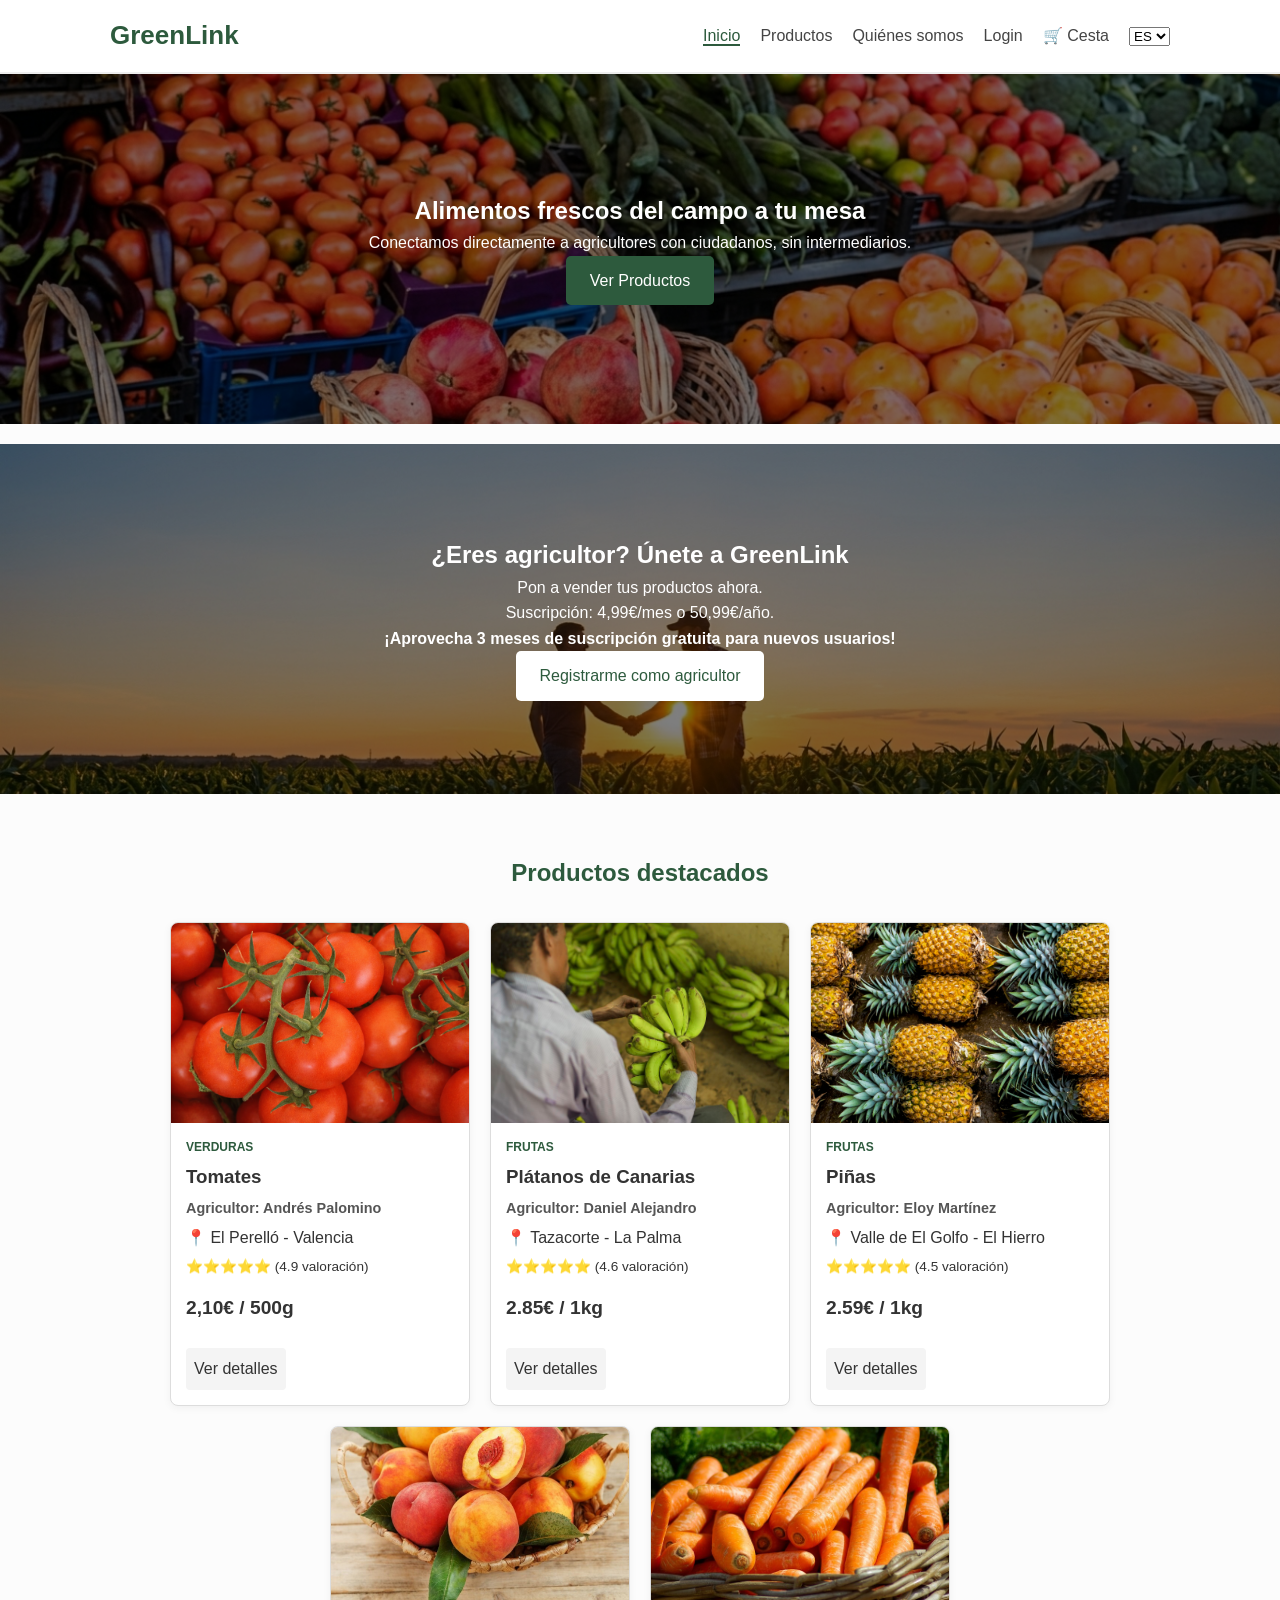
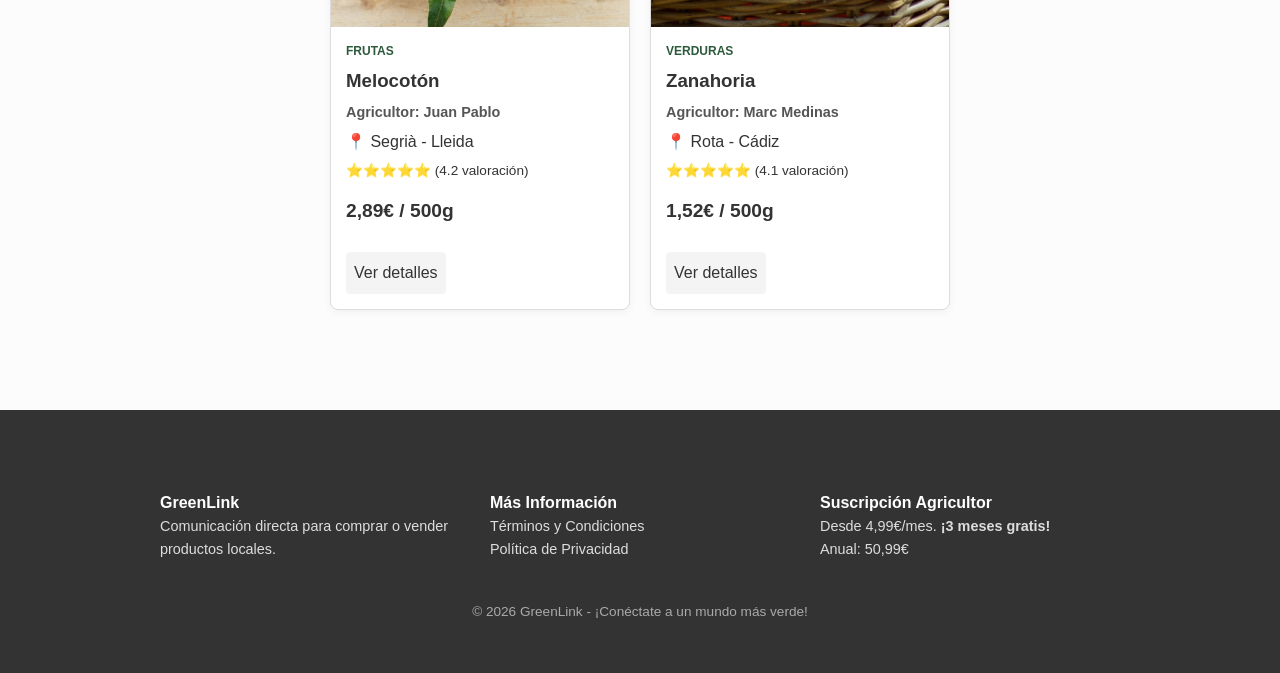
<file: index.html>
<!DOCTYPE html>
<html lang="es">
<head>
    <meta charset="UTF-8">
    <meta name="viewport" content="width=device-width, initial-scale=1.0">
    <title>GreenLink - Inicio</title>
    <link rel="stylesheet" href="css/styles.css">
    <link rel="shortcut icon" href="img/favicon.ico" type="image/x-icon">
    <script src="scripts/script.js" defer></script>
</head>
<body>
    <header>
        <div class="zonasVariasHeader">
            <div class="logo">GreenLink</div>
            <nav>
                <ul>
                    <li><a href="index.html" class="pestañaSeleccionada">Inicio</a></li>
                    <li><a href="producto.html">Productos</a></li>
                    <li><a href="quienes-somos.html">Quiénes somos</a></li>
                    <li><a href="login.html" id="nomUsuariHeader">Login</a></li>
                    <li><a href="carrito.html">🛒 Cesta</a></li>
                    <li><select class="cambioIdioma" title="idioma"> 
                        <option value="es">ES</option>
                        <option value="ca">CA</option>
                        <option value="en">EN</option>
                        </select>
                    </li>
                </ul>
            </nav>
        </div>
    </header>

    <section class="zonaInfoEmpresa"> <!-- Informacion de la empresa -->
        <div class="fondo">
            <div class="textoEnImagen">
                <h1>Alimentos frescos del campo a tu mesa</h1>
                <p>Conectamos directamente a agricultores con ciudadanos, sin intermediarios.</p>
                <a href="producto.html" class="botonProductos">Ver Productos</a>
            </div>
        </div>
    </section>

    <section class="zonaAgricultores"> <!-- Informacion para los agricultores -->
        <div class="fondo">
            <div class="textoEnImagen">
                <h2>¿Eres agricultor? Únete a GreenLink</h2>
                <p>Pon a vender tus productos ahora.</p>
                <p>Suscripción: 4,99€/mes o 50,99€/año.</p>
                <p><strong>¡Aprovecha 3 meses de suscripción gratuita para nuevos usuarios!</strong></p>
                <a href="login.html" class="botonRegistro">Registrarme como agricultor</a>
            </div>
        </div>
    </section>

    <main class="seccionesInfo">
        <h2 class="tituloProductos">Productos destacados</h2> <!-- Aqui apareceran algunos productos -->
        <div class="gridProductos" id="productosAñade"></div>
    </main>
    
    <footer>
        <div class="seccionesInfo">
            <div class="footers">
                <div class="seccionesFooter">
                    <h4>GreenLink</h4>
                    <p>Comunicación directa para comprar o vender productos locales.</p>
                </div>
                
                <div class="seccionesFooter">
                    <h4>Más Información</h4>
                        <p>Términos y Condiciones</p>
                        <p>Política de Privacidad</p>
                </div>
                
                <div class="seccionesFooter">
                    <h4>Suscripción Agricultor</h4>
                    <p>Desde 4,99€/mes. <strong>¡3 meses gratis!</strong></p>
                    <p>Anual: 50,99€</p>
                </div>
            </div>
            
            <div class="footerCopys">
                <p>&copy; 2026 GreenLink - ¡Conéctate a un mundo más verde!</p>
            </div>
        </div>
    </footer>
</body>
</html>
</file>
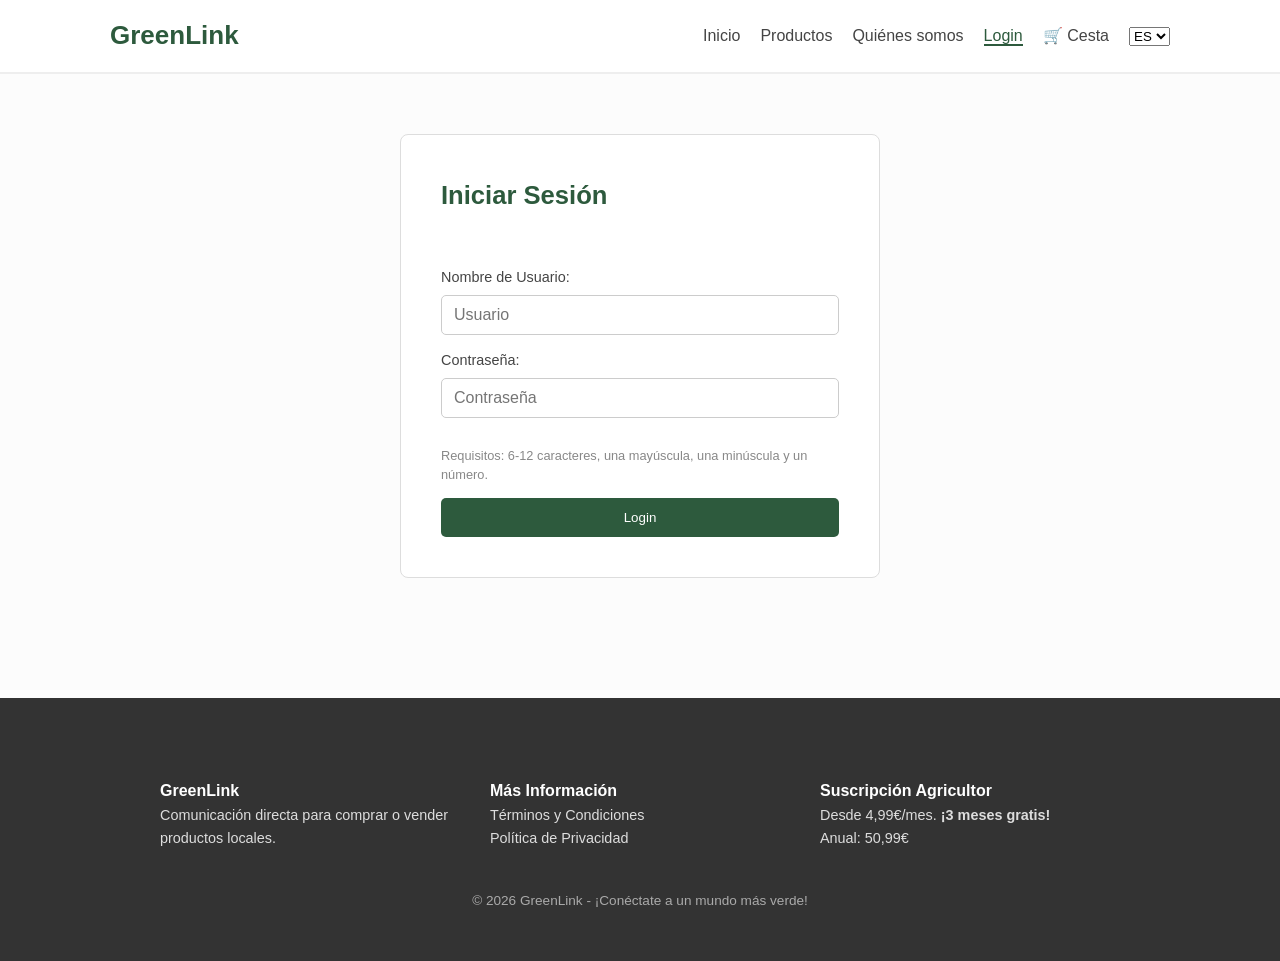
<file: login.html>
<!DOCTYPE html>
<html lang="es">
<head>
    <meta charset="UTF-8">
    <meta name="viewport" content="width=device-width, initial-scale=1.0">
    <title>GreenLink - Registro</title>
    <link rel="stylesheet" href="css/styles.css">
    <link rel="icon" href="img/favicon.ico" type="image/x-icon">
    <script src="scripts/script.js" defer></script>
</head>
<body>
    <header>
        <div class="zonasVariasHeader">
            <div class="logo">GreenLink</div>
            <nav>
                <ul>
                    <li><a href="index.html">Inicio</a></li>
                    <li><a href="producto.html">Productos</a></li>
                    <li><a href="quienes-somos.html">Quiénes somos</a></li>
                    <li><a href="login.html" id="nomUsuariHeader" class="pestañaSeleccionada">Login</a></li>
                    <li><a href="carrito.html">🛒 Cesta</a></li>
                    <li><select class="cambioIdioma" title="idioma"> 
                        <option value="es">ES</option>
                        <option value="ca">CA</option>
                        <option value="en">EN</option>
                        </select>
                    </li>
                </ul>
            </nav>
        </div>
    </header>

    <section class="zonaRegistro">
        <div class="registro">
            <div class="registroInformacion" id="formularioRegistro">
                <h1>Iniciar Sesión</h1>

                <p id="mensajeError" class="mensajeError"></p> <!-- Mensaje de error -->

                <label>Nombre de Usuario:
                    <input type="text" id="name" name="nombre" placeholder="Usuario" required>
                </label>

                <label>Contraseña:
                    <input type="password" id="password" name="contraseña" placeholder="Contraseña" required> <!-- Contraseña oculta -->
                </label>

                <ul id="errorPassword" class="listaValidaciones"></ul> <!-- Validacion de la contraseña -->

                <p class="ayudaPassword">Requisitos: 6-12 caracteres, una mayúscula, una minúscula y un número.</p> <!-- Ayuda de contraseña -->

                <button id="botonRegistro" class="botonProductos" type="button">Login</button> <!-- Boton de Login -->          
            </div>

            <!-- Al iniciar session aparece esto -->
            <div class="registroInformacion" id="seccionSesionIniciada" style="display: none;">
                <h1>¡Sesión iniciada!</h1>
                <p>Bienvenido/a: <strong id="nombreSesionIniciada"></strong></p>
                <br>

                <a id="botonCerrarSesion" class="botonProductos" role="button" tabindex="0">Cerrar Sesión</a>
            </div>
        </div>
    </section>

    <footer>
        <div class="seccionesInfo">
            <div class="footers">
                <div class="seccionesFooter">
                    <h4>GreenLink</h4>
                    <p>Comunicación directa para comprar o vender productos locales.</p>
                </div>
                
                <div class="seccionesFooter">
                    <h4>Más Información</h4>
                        <p>Términos y Condiciones</p>
                        <p>Política de Privacidad</p>
                </div>
                
                <div class="seccionesFooter">
                    <h4>Suscripción Agricultor</h4>
                    <p>Desde 4,99€/mes. <strong>¡3 meses gratis!</strong></p>
                    <p>Anual: 50,99€</p>
                </div>
            </div>
            
            <div class="footerCopys">
                <p>&copy; 2026 GreenLink - ¡Conéctate a un mundo más verde!</p>
            </div>
        </div>
    </footer>
</body>
</html>
</file>
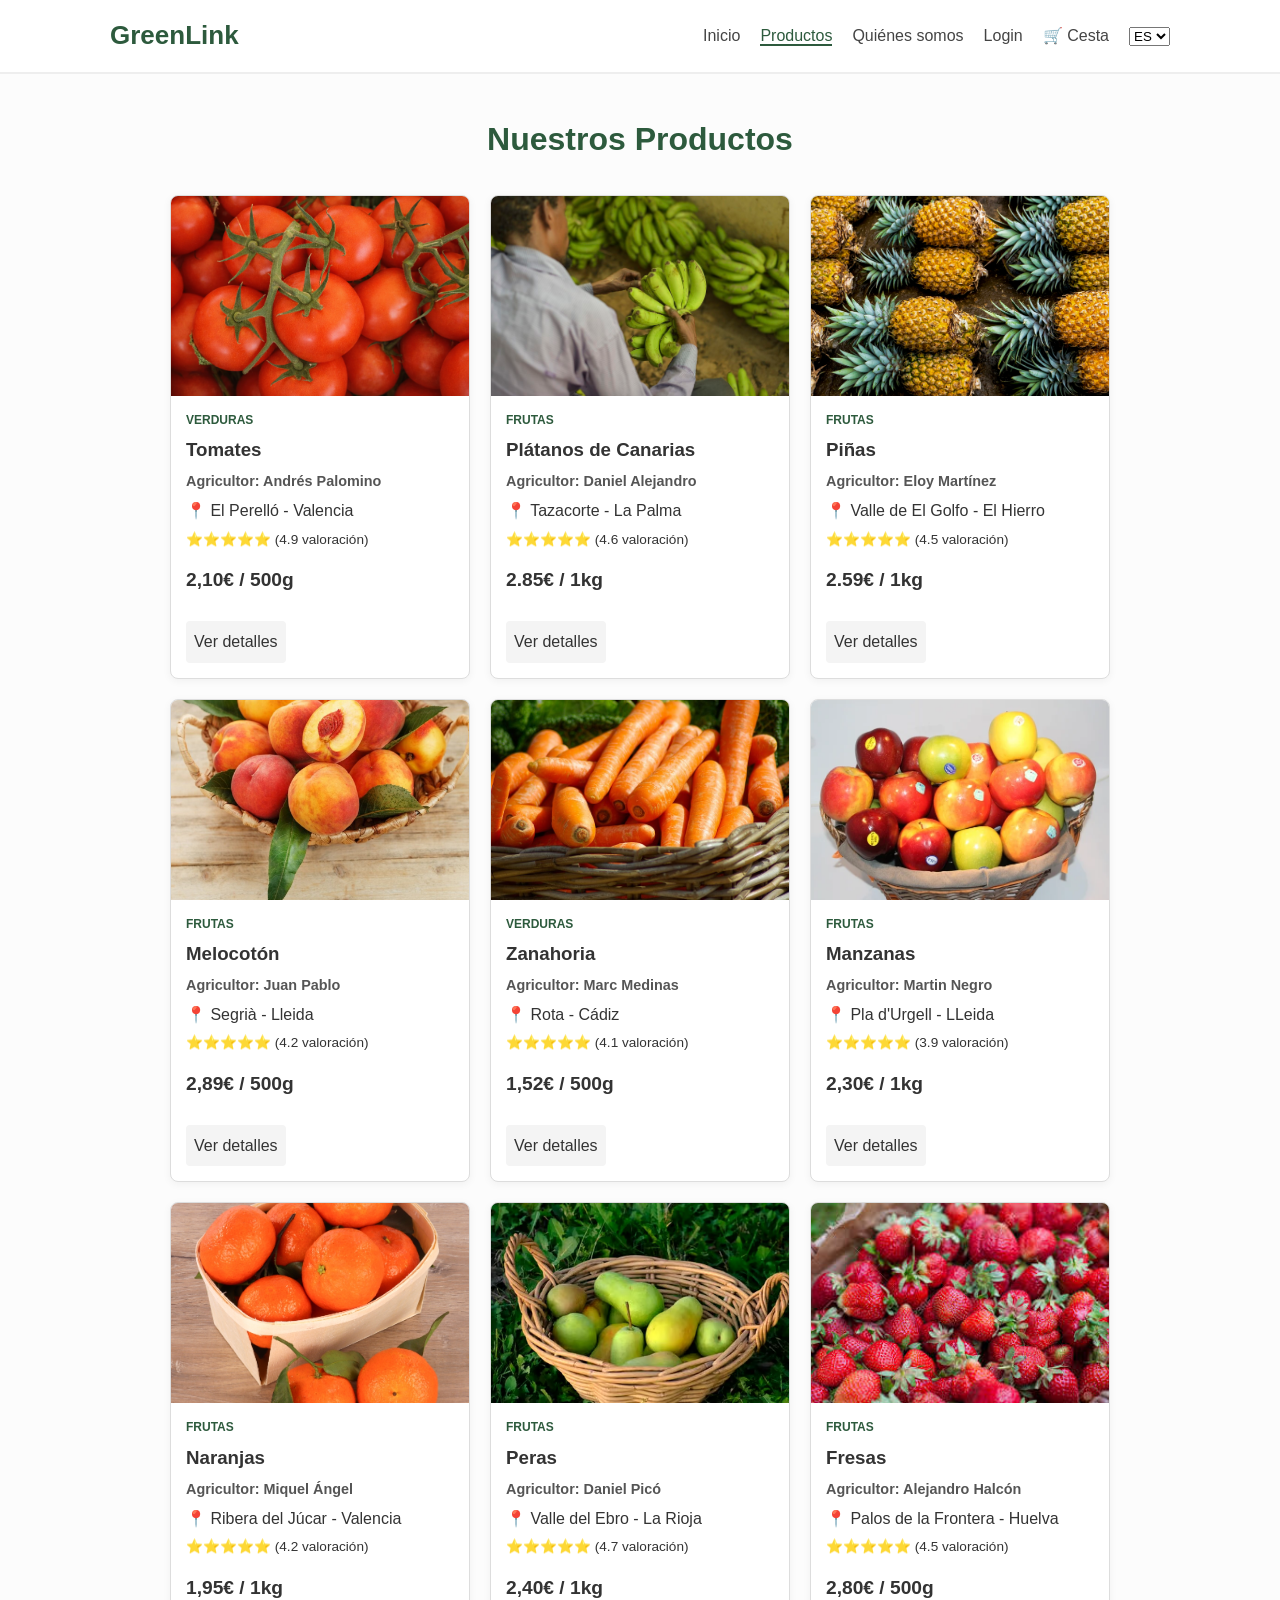
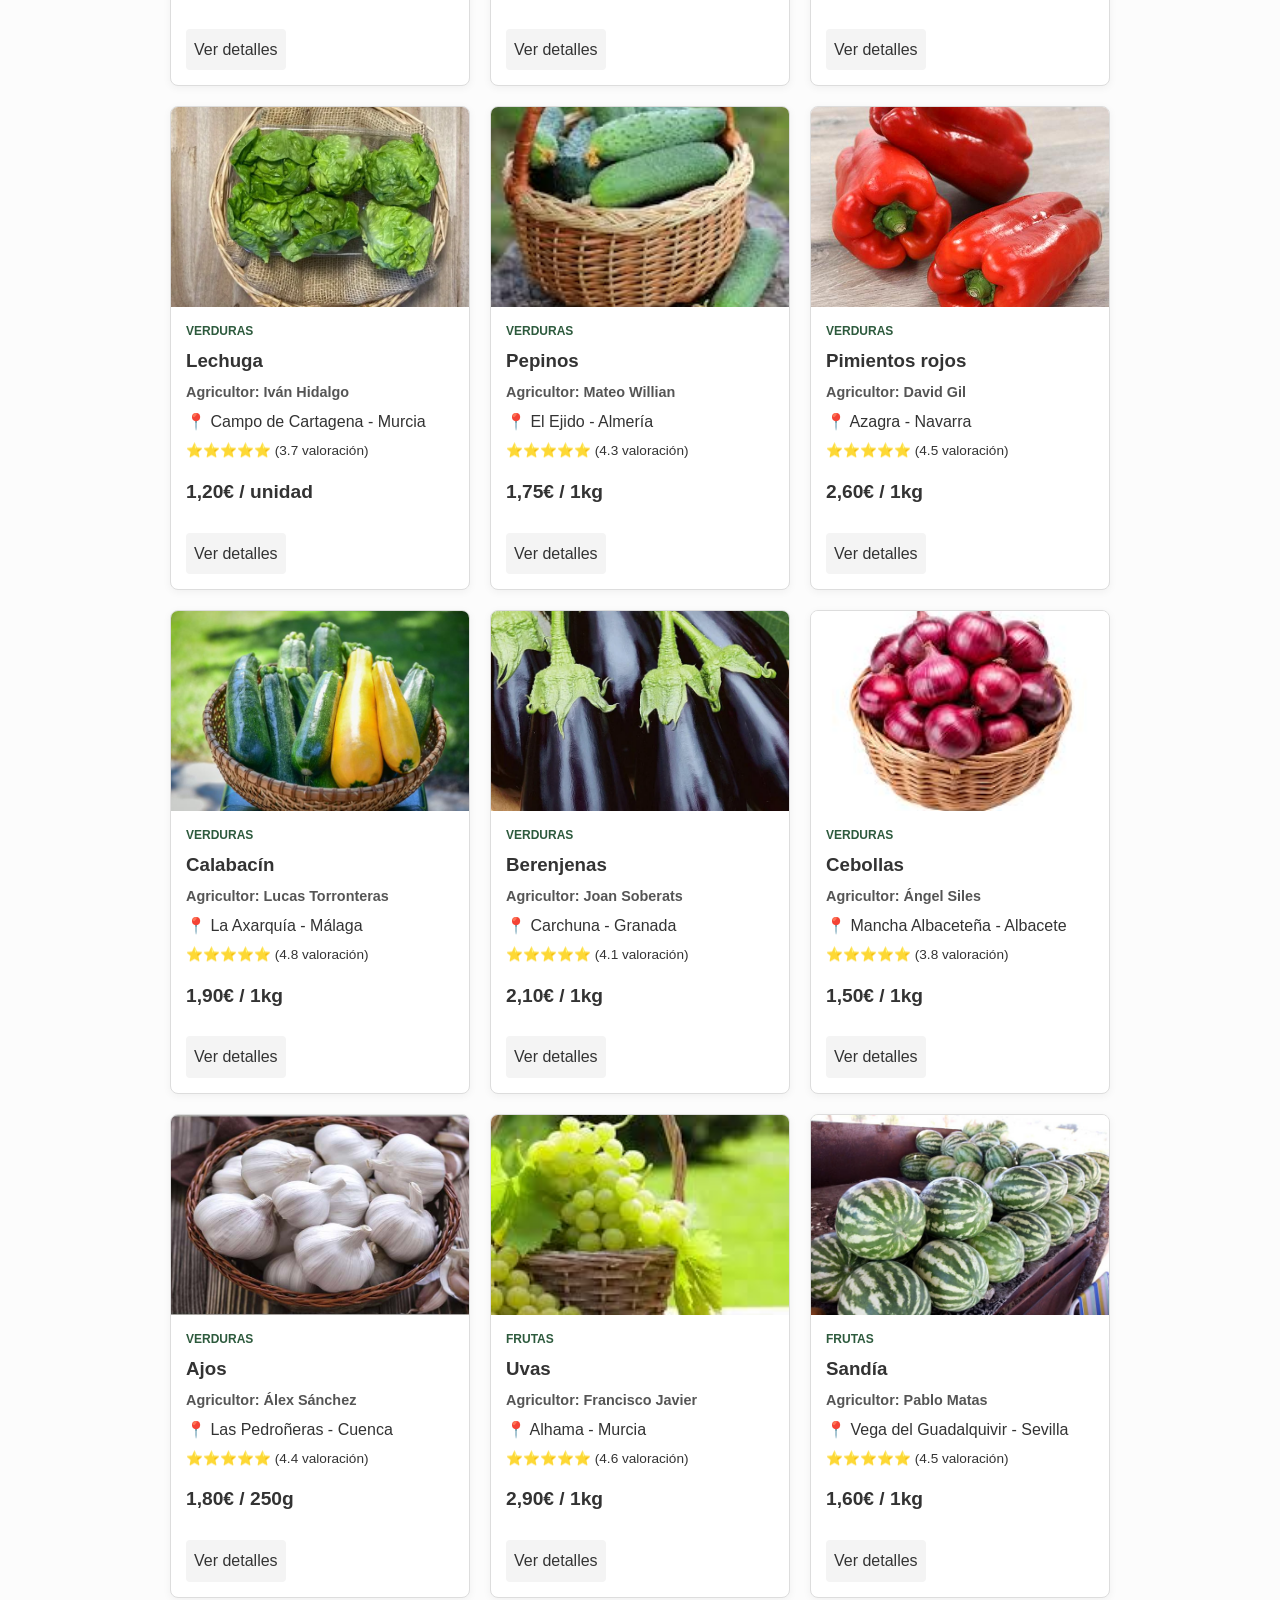
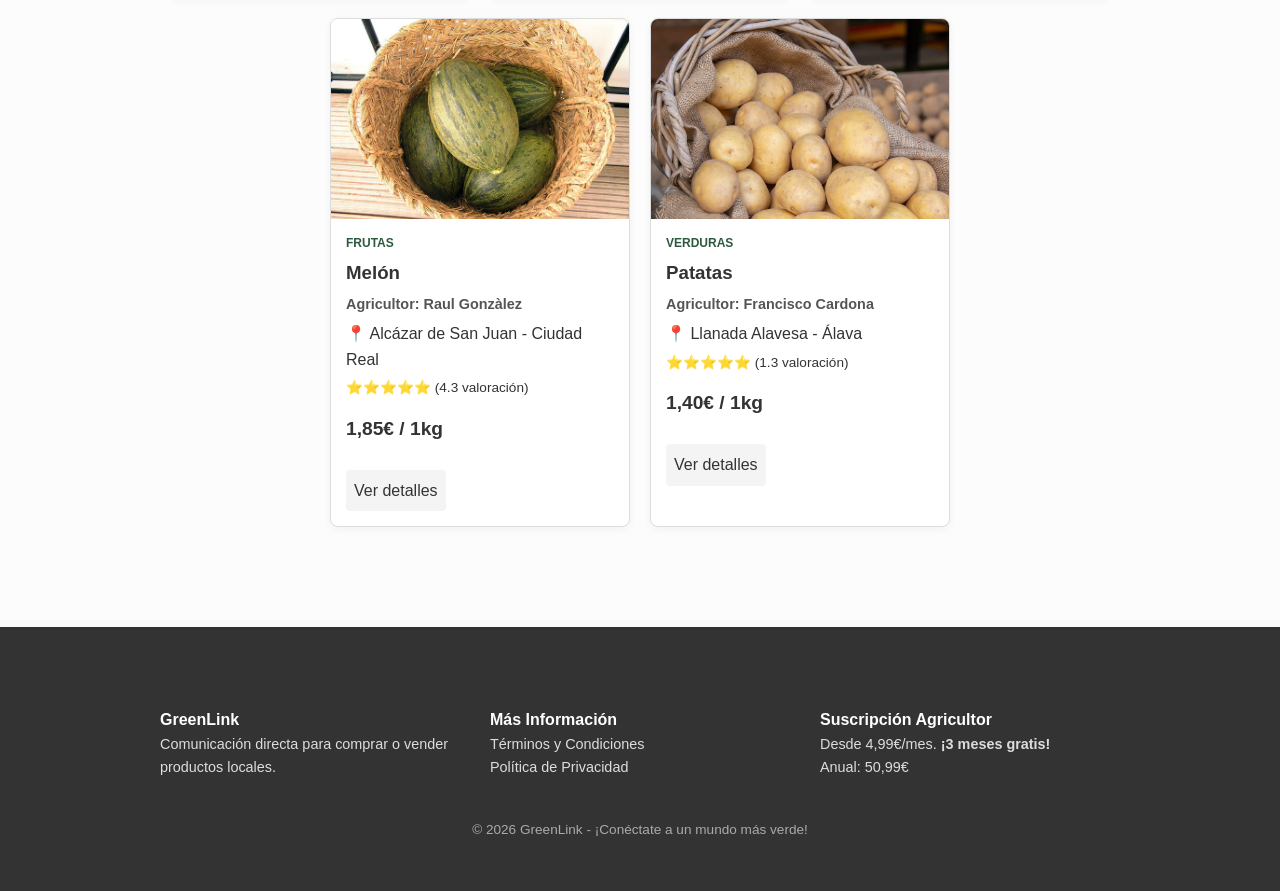
<file: producto.html>
<!DOCTYPE html>
<html lang="es">
<head>
    <meta charset="UTF-8">
    <meta name="viewport" content="width=device-width, initial-scale=1.0">
    <title>GreenLink - Productos</title>
    <link rel="stylesheet" href="css/styles.css">
    <link rel="icon" href="img/favicon.ico" type="image/x-icon">
    <script src="scripts/script.js" defer></script>
</head>
<body>
    <header>
        <div class="zonasVariasHeader">
            <div class="logo">GreenLink</div>
            <nav>
                <ul>
                    <li><a href="index.html">Inicio</a></li>
                    <li><a href="producto.html" class="pestañaSeleccionada">Productos</a></li>
                    <li><a href="quienes-somos.html">Quiénes somos</a></li>
                    <li><a href="login.html" id="nomUsuariHeader">Login</a></li>
                    <li><a href="carrito.html">🛒 Cesta</a></li>
                    <li><select class="cambioIdioma" title="idioma"> 
                        <option value="es">ES</option>
                        <option value="ca">CA</option>
                        <option value="en">EN</option>
                        </select>
                    </li>
                </ul>
            </nav>
        </div>
    </header>

    <!-- Muestra todos los productos que hay con su inforacion -->
    <main class="seccionesInfo">
        <h1 class="tituloProductos">Nuestros Productos</h1>
        <div id="contenedorProductosPagina" class="gridProductos"></div>
    </main>

    <footer>
        <div class="seccionesInfo">
            <div class="footers">
                <div class="seccionesFooter">
                    <h4>GreenLink</h4>
                    <p>Comunicación directa para comprar o vender productos locales.</p>
                </div>
                
                <div class="seccionesFooter">
                    <h4>Más Información</h4>
                        <p>Términos y Condiciones</p>
                        <p>Política de Privacidad</p>
                </div>
                
                <div class="seccionesFooter">
                    <h4>Suscripción Agricultor</h4>
                    <p>Desde 4,99€/mes. <strong>¡3 meses gratis!</strong></p>
                    <p>Anual: 50,99€</p>
                </div>
            </div>
            
            <div class="footerCopys">
                <p>&copy; 2026 GreenLink - ¡Conéctate a un mundo más verde!</p>
            </div>
        </div>
    </footer>
</body>
</html>
</file>
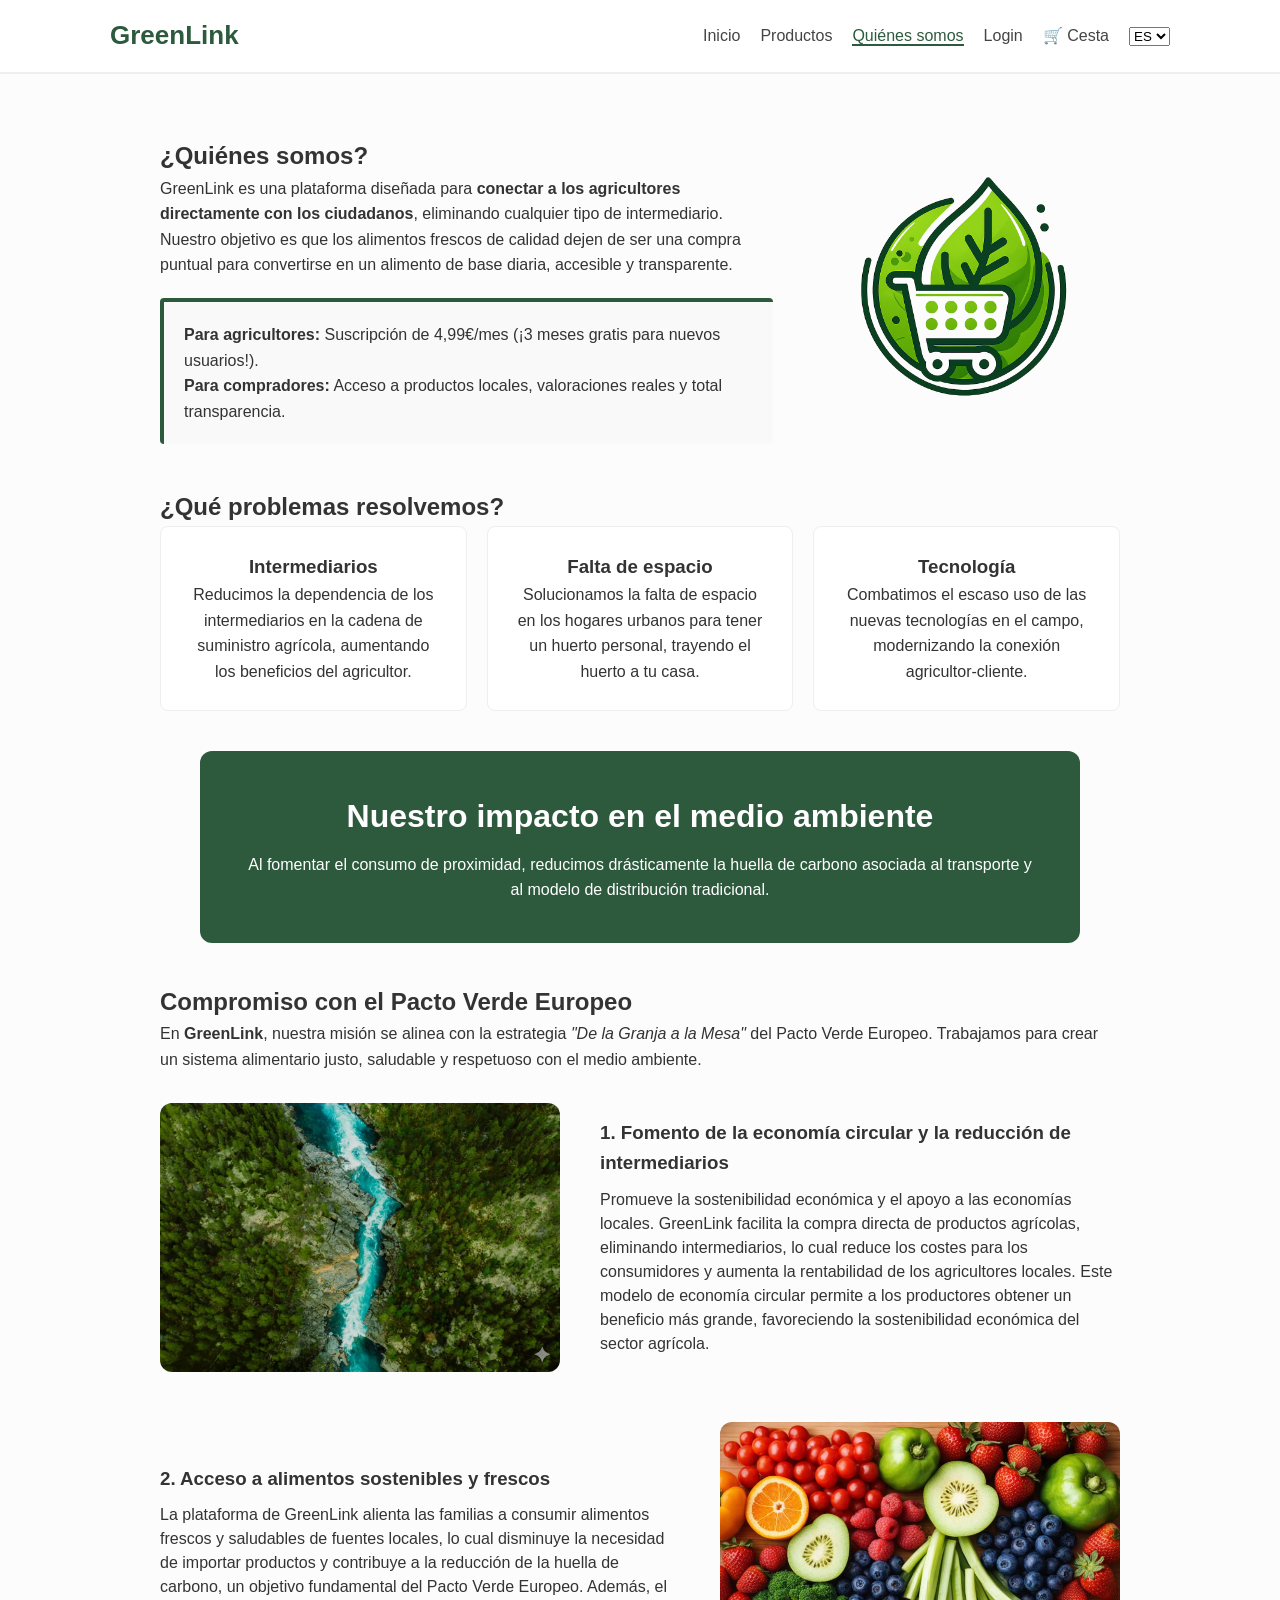
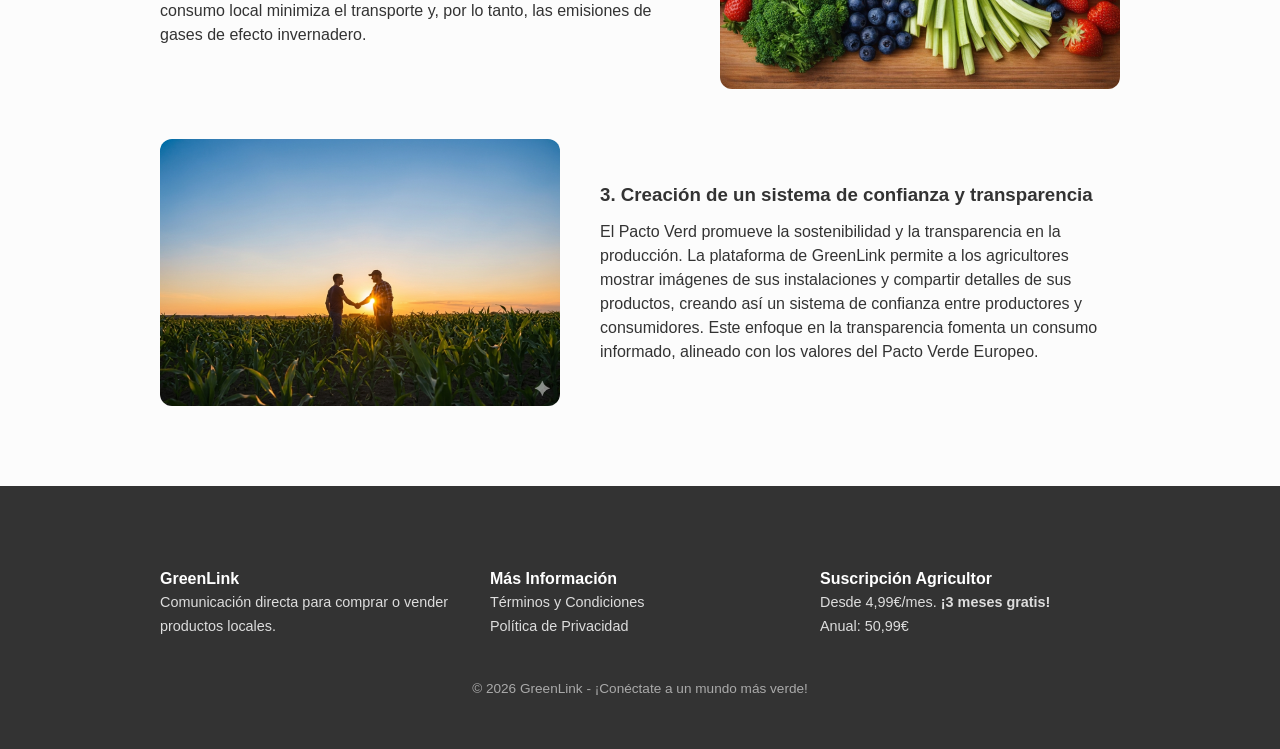
<file: quienes-somos.html>
<!DOCTYPE html>
<html lang="es">
<head>
    <meta charset="UTF-8">
    <meta name="viewport" content="width=device-width, initial-scale=1.0">
    <title>GreenLink - ¿Quienes Somos?</title>
    <link rel="stylesheet" href="css/styles.css">
    <link rel="icon" href="img/favicon.ico" type="image/x-icon">
    <script src="scripts/script.js" defer></script>
</head>
<body>
    <header>
        <div class="zonasVariasHeader">
            <div class="logo">GreenLink</div>
            <nav>
                <ul>
                    <li><a href="index.html">Inicio</a></li>
                    <li><a href="producto.html">Productos</a></li>
                    <li><a href="quienes-somos.html" class="pestañaSeleccionada">Quiénes somos</a></li>
                    <li><a href="login.html" id="nomUsuariHeader">Login</a></li>
                    <li><a href="carrito.html">🛒 Cesta</a></li>
                    <li><select class="cambioIdioma" title="idioma"> 
                        <option value="es">ES</option>
                        <option value="ca">CA</option>
                        <option value="en">EN</option>
                        </select>
                    </li>
                </ul>
            </nav>
        </div>
    </header>

    <main class="seccionesInfo">
    
    <section class="zona-quienes-somos"> <!-- Informacion de quienes somos -->
        <div class="info-quienes-somos"> 
            <div class="descripcion-quienes-somos">
                <h1>¿Quiénes somos?</h1>
                <p>GreenLink es una plataforma diseñada para <strong>conectar a los agricultores directamente con los ciudadanos</strong>, eliminando cualquier tipo de intermediario.</p>
                <p>Nuestro objetivo es que los alimentos frescos de calidad dejen de ser una compra puntual para convertirse en un alimento de base diaria, accesible y transparente.</p>
                <div class="info-agric-comp">
                    <p><strong>Para agricultores:</strong> Suscripción de 4,99€/mes (¡3 meses gratis para nuevos usuarios!).</p>
                    <p><strong>Para compradores:</strong> Acceso a productos locales, valoraciones reales y total transparencia.</p>
                </div>
            </div>
            <div class="img-logo">
                <img src="img/logo.png" alt="Objetivo GreenLink">
            </div>
        </div>
    </section>

    <section class="zona-problemas"> <!-- Els 3 problemes que resuelve GreenLink -->
        <h2>¿Qué problemas resolvemos?</h2>
        <div class="problema-grid">
            <div class="problemas-totales">
                <h3>Intermediarios</h3>
                <p>Reducimos la dependencia de los intermediarios en la cadena de suministro agrícola, aumentando los beneficios del agricultor.</p>
            </div>
            <div class="problemas-totales">
                <h3>Falta de espacio</h3>
                <p>Solucionamos la falta de espacio en los hogares urbanos para tener un huerto personal, trayendo el huerto a tu casa.</p>
            </div>
            <div class="problemas-totales">
                <h3>Tecnología</h3>
                <p>Combatimos el escaso uso de las nuevas tecnologías en el campo, modernizando la conexión agricultor-cliente.</p>
            </div>
        </div>
    </section>

    <section class="impacto">
        <div class="casilla-problemas">
            <h3>Nuestro impacto en el medio ambiente</h3>
            <p>Al fomentar el consumo de proximidad, reducimos drásticamente la huella de carbono asociada al transporte y al modelo de distribución tradicional.</p>
        </div>
    </section>


    <!-- Zona Pacto Verde Europeo -->
    <section class="pacto-verde">
    <div class="casilla-pacto">
        <h2>Compromiso con el Pacto Verde Europeo</h2>
            <p>En <strong>GreenLink</strong>, nuestra misión se alinea con la estrategia <em>"De la Granja a la Mesa"</em> del Pacto Verde Europeo. Trabajamos para crear un 
            sistema alimentario justo, saludable y respetuoso con el medio ambiente.</p>

        <div class="seccionPacto">

            <div class="casillas-pacto">
                <img src="img/Montaña.png" alt="Economía circular">
                <div class="texto-pacto">
                    <h3>1. Fomento de la economía circular y la reducción de intermediarios</h3>
                    <p>Promueve la sostenibilidad económica y el apoyo a las economías locales. GreenLink facilita la compra directa de productos agrícolas, eliminando intermediarios, lo cual reduce los costes para los consumidores y aumenta la rentabilidad de los agricultores locales. Este modelo de economía circular permite a los productores obtener un beneficio más grande, favoreciendo la sostenibilidad económica del sector agrícola.</p>
                </div>
            </div>

            <div class="casillas-pacto">
                <img src="img/Frutas-Verduras.png" alt="Alimentos sostenibles">
                <div class="texto-pacto">
                    <h3>2. Acceso a alimentos sostenibles y frescos</h3>
                    <p>La plataforma de GreenLink alienta las familias a consumir alimentos frescos y saludables de fuentes locales, lo cual disminuye la necesidad de importar productos y contribuye a la reducción de la huella de carbono, un objetivo fundamental del Pacto Verde Europeo. Además, el consumo local minimiza el transporte y, por lo tanto, las emisiones de gases de efecto invernadero.</p>
                </div>
            </div>

            <div class="casillas-pacto">
                <img src="img/Trato.png" alt="Transparencia">
                <div class="texto-pacto">
                    <h3>3. Creación de un sistema de confianza y transparencia</h3>
                    <p>El Pacto Verd promueve la sostenibilidad y la transparencia en la producción. La plataforma de GreenLink permite a los agricultores mostrar imágenes de sus instalaciones y compartir detalles de sus productos, creando así un sistema de confianza entre productores y consumidores. Este enfoque en la transparencia fomenta un consumo informado, alineado con los valores del Pacto Verde Europeo.</p>
                </div>
            </div>

        </div>
    </div>
</section>
    </main>

    <footer>
        <div class="seccionesInfo">
            <div class="footers">
                <div class="seccionesFooter">
                    <h4>GreenLink</h4>
                    <p>Comunicación directa para comprar o vender productos locales.</p>
                </div>
                
                <div class="seccionesFooter">
                    <h4>Más Información</h4>
                        <p>Términos y Condiciones</p>
                        <p>Política de Privacidad</p>
                </div>
                
                <div class="seccionesFooter">
                    <h4>Suscripción Agricultor</h4>
                    <p>Desde 4,99€/mes. <strong>¡3 meses gratis!</strong></p>
                    <p>Anual: 50,99€</p>
                </div>
            </div>
            
            <div class="footerCopys">
                <p>&copy; 2026 GreenLink - ¡Conéctate a un mundo más verde!</p>
            </div>
        </div>
    </footer>
</body>
</html>
</file>
<file: css/styles.css>
/* Quita los margenes y paddings */
* {
    box-sizing: border-box;
    margin: 0;
    padding: 0;
}
/* tipografia, color de texto y fondo de toda la pagina web */
body {
    font-family: 'Segoe UI', Arial, sans-serif;
    line-height: 1.6;
    color: #333;
    background-color: #fcfcfc;
}
/* Centra el contenido en las paginas */
.seccionesInfo {
    max-width: 1000px;
    margin: auto;
    padding: 20px;
}
/* Header en blanco con con el borde de abajo y se queda fija al hacer scroll */
header {
    background-color: #ffffff;
    border-bottom: 2px solid #eee;
    padding: 15px 0;
    position: sticky;
    top: 0;
    z-index: 10;
}
/* Flexbox que pone el logo en la izquierda y el menu con opciones a la derecha */
.zonasVariasHeader {
    display: flex;
    justify-content: space-between;
    align-items: center;
    max-width: 1100px;
    margin: auto;
    padding: 0 20px;
}
/* Color del nombre */
.logo {
    font-size: 26px;
    font-weight: bold;
    color: #2d5a3d;
}
/* Pone a los enlaces en una fila horizontal con separacion entre ellos */
nav ul {
    list-style: none;
    display: flex;
    gap: 20px;
    flex-wrap: wrap;
}

nav ul li a {
    text-decoration: none;
    color: #444;
    font-weight: 500;
}
/* En la pestaña que estamos pone el nombre en verde con un borde abajo verde */
nav ul li a.pestañaSeleccionada {
    color: #2d5a3d;
    border-bottom: 2px solid #2d5a3d;
}

/* organiza la info en el footer */
footer {
    background: #333;
    color: white;
    padding: 60px 0 30px;
    margin-top: 60px;
}

.footers {
    display: flex;
    justify-content: space-between;
    align-items: flex-start;
    flex-wrap: wrap;
    gap: 30px;
    text-align: left;
}

.seccionesFooter {
    flex: 1;
    min-width: 250px;
}

.seccionesFooter p {
    font-size: 0.9rem;
    color: #ddd;
}
/* Texto en el centro debajo de todo con color gris */
.footerCopys {
    margin-top: 40px;
    text-align: center;
}

.footerCopys p {
    font-size: 0.85rem;
    color: #aaa;
}
/* Pone la imagen de fondo para despues poner bien el texto */
.zonaInfoEmpresa { 
    background-image: url("../img/Mercado.png");
    height: 350px;
    background-size: cover;
    background-position: center;
    margin-bottom: 20px;
}

.zonaAgricultores { 
    background-image: url('../img/Trato.png');
    height: 350px;
    background-size: cover;
    background-position: center;
    margin-bottom: 20px;
}
/* Oscurece las imagenes de fondo con un colorcillo mas transparente */
.fondo {
    background-color: rgba(0,0,0,0.5);
    height: 100%;
    display: flex;
    align-items: center;
    justify-content: center;
}

.textoEnImagen {
    text-align: center;
    color: white;
    padding: 20px;
}
/* Boton verde para productos y boton blanco para el registro de agricultores */
.botonProductos {
    background-color: #2d5a3d;
    color: white;
    padding: 12px 24px;
    text-decoration: none;
    border-radius: 5px;
    display: inline-block;
    border: none;
    cursor: pointer;
}

.botonRegistro {
    background-color: white;
    color: #2d5a3d;
    padding: 12px 24px;
    text-decoration: none;
    border-radius: 5px;
    display: inline-block;
    border: none;
    cursor: pointer;
}
/* Productos en fila */
.gridProductos {
    display: flex;
    gap: 20px;
    flex-wrap: wrap;
    flex-direction: row;
    padding: 20px 0;
    justify-content: center;
}
/* borde, el radio de las esquinas y el fondo de cada producto por separado */
.productosPorSeparado {
    flex: 0 1 300px;
    display: flex;
    background: white;
    border: 1px solid #ddd;
    border-radius: 8px;
    overflow: hidden;
    flex-direction: column;
    transition: transform 0.1s;
    box-shadow: 0 2px 8px rgba(0,0,0,0.05);
}

.productosPorSeparado:hover {
    transform: scale(1.02);
}

.productosPorSeparado img {
    width: 100%;
    height: 200px;
    object-fit: cover;
}

.infoProductos {
    padding: 15px;
    display: flex;
    flex-direction: column;
    gap: 5px;
}

.agricultor {
    font-size: 0.9rem;
    color: #555;
    font-weight: 600;
}

.valoracion {
    font-size: 0.85rem;
}

.botonCasilla {
    display: flex;
    justify-content: space-between;
    align-items: center;
    margin-top: 10px;
}


/* el texto pequeño en mayusculas y verde para saber el tipo de producto que es*/
.filtro {
    color: #2d5a3d;
    font-size: 12px;
    text-transform: uppercase;
    font-weight: bold;
}

.precio {
    font-size: 1.2em;
    font-weight: bold;
    margin: 10px 0;
}

.botonDetalle {
    display: block;
    text-align: center;
    background: #f4f4f4;
    padding: 8px;
    text-decoration: none;
    color: #333;
    border-radius: 4px;
}
/* Flexbox para separar la imagen del producto y su descripcion en dos columnas */
.infoCadaProducto {
    display: flex;
    gap: 40px;
    margin-top: 40px;
    flex-wrap: wrap;
}

.imagenProd, .col-info {
    flex: 1;
    min-width: 320px;
}

.imagenProd img {
    width: 100%;
    border-radius: 12px;
}

.precioConCantidad {
    font-size: 2em;
    color: #2d5a3d;
    font-weight: bold;
}
/* Espacio verde donde sale la informacion del agricultor */
.informacion-agricultor {
    background: #f0f7f2;
    padding: 20px;
    border-radius: 8px;
    margin: 20px 0;
}

.carrito-product {
    display: flex;
    justify-content: space-between;
    align-items: center;
    gap: 15px;
    background: #f7f7f7;
    border: 1px solid #ddd;
    border-radius: 12px;
    padding: 18px;
    margin-bottom: 15px;
}

.carrito-controles {
    display: flex;
    align-items: center;
    gap: 10px;
}

.carrito-total {
    text-align: right;
    font-size: 1.1rem;
    font-weight: 700;
    margin-top: 20px;
}

.cestaVacia {
    padding: 30px 0;
    text-align: center;
    color: #555;
    font-size: 1rem;
}

#botonVaciarCarrito {
    margin-top: 20px;
}

/* Texto de info de greenlink con imagen del logo en un lado y texto en el otro */
.zona-quienes-somos {
    padding: 40px 0;
}

.info-quienes-somos {
    display: flex;
    align-items: center;
    gap: 40px;
    flex-wrap: wrap;
}

.descripcion-quienes-somos {
    flex: 2;
    min-width: 300px;
}

.img-logo {
    flex: 1;
    min-width: 250px;
    text-align: center;
}

.img-logo img {
    max-width: 100%;
    height: auto;
}
/* ventajas de agricultores y compradores */
.info-agric-comp {
    background: #f9f9f9;
    padding: 20px;
    border-left: 4px solid #2d5a3d;
    border-top: 4px solid #2d5a3d;
    margin-top: 20px;
    border-radius: 4px;
}
/* Grid para poner bien los 3 problemas que resuelve y que salga en el centro */
.problema-grid {
    display: grid;
    grid-template-columns: repeat(auto-fit, minmax(280px, 1fr));
    gap: 20px;
}

.problemas-totales {
    background: white;
    padding: 25px;
    border: 1px solid #eee;
    border-radius: 8px;
    text-align: center
}
/* Fondo verde y texto blanco */
.casilla-problemas {
    background: #2d5a3d;
    color: white;
    padding: 40px;
    border-radius: 12px;
    text-align: center;
    margin: 40px;
}

.casilla-problemas h3 {
    margin-bottom: 10px;
    font-size: 2rem;
}

/* Centra la casilla del formulario en la pagina */
.zonaRegistro {
    display: flex;
    justify-content: center;
    padding: 60px 20px;
}

.registro {
    width: 100%;
    max-width: 480px;
}

/* Casilla blanca con borde y sombra */
.registroInformacion {
    background: white;
    border: 1px solid #ddd;
    border-radius: 8px;
    padding: 40px;
    display: flex;
    flex-direction: column;
    gap: 14px;
}

.registroInformacion h1 {
    font-size: 1.6rem;
    color: #2d5a3d;
    margin-bottom: 4px;
}
/* Cada label muestra un texto arriba y el input debajo */
.registroInformacion label {
    display: flex;
    flex-direction: column;
    gap: 6px;
    font-size: 0.9rem;
    color: #444;
}

/* Estilo de campos de texto y contraseña */
.registroInformacion input[type="text"], .registroInformacion input[type="password"] {
    padding: 10px 12px;
    border: 1px solid #ccc;
    border-radius: 5px;
    font-size: 1rem;
    width: 100%;
}

.registroInformacion input[type="text"]:focus, .registroInformacion input[type="password"]:focus {
    outline: none;
    border-color: #2d5a3d;
}

/* El checkbox con texto que va en fila horizontal */
.registroInformacion label:has(input[type="checkbox"]) {
    flex-direction: row;
    align-items: flex-start;
    gap: 10px;
    font-size: 0.85rem;
    color: #666;
}

/* Mensaje de error en rojo */
.mensajeError {
    color: #c0392b;
    font-size: 0.85rem;
    min-height: 18px;
}

/* Mensaje exito en verde */
.mensajeExito {
    color: #2d5a3d;
    font-size: 0.9rem;
    font-weight: bold;
    min-height: 18px;
}

/* Texto ayuda de la contraseña en gris pequeño */
.ayudaPassword {
    font-size: 0.8rem;
    color: #888;
    line-height: 1.5;
}

/* boton de cerrar sesion */
#botonCerrarSesion {
    display: inline-block;
    padding: 12px 24px;
}

/* Llista de errores de contraseña */
.listaValidaciones {
    list-style: none;
    padding: 0;
    margin: 0;
}

.listaValidaciones li {
    color: #c0392b;
    font-size: 0.85rem;
    padding: 2px 0;
}

.listaValidaciones li::before {
    content: "✗ ";
}

/* Pacto Verde Europeo */
.seccionPacto { 
    display: flex;
    flex-direction: column;
    gap: 50px;
    margin-top: 30px;
}

/* Personalizacio de las tres casillas */
.casillas-pacto {
    display: flex;
    align-items: center;
    gap: 40px;
}

/* Tamaño, radio y curvilla en la imagen */
.casillas-pacto img {
    width: 45%;
    max-width: 400px;
    border-radius: 12px;
    object-fit: cover;
}

/* Tamaños textos */
.texto-pacto {
    width: 55%;
}
.texto-pacto h3 {
    margin-bottom: 10px;
}

.texto-pacto p {
    line-height: 1.5;
}

/* Imagenes pares a la derecha */
.casillas-pacto:nth-child(even) {
    flex-direction: row-reverse;
}

/* Titulo de secciones de productos */
.tituloProductos {
    text-align: center;
    margin: 20px 0 10px;
    color: #2d5a3d;
}

/* Para moviles */
@media (max-width: 768px) {
    .zonasVariasHeader {
        flex-direction: column;
        gap: 10px;
        padding: 10px 15px;
    }

    nav ul {
        gap: 10px;
        justify-content: center;
    }

    nav ul li a {
        font-size: 0.85rem;
    }

    /* Imagen de fondo */
    .zonaInfoEmpresa, .zonaAgricultores {
        height: 220px;
    }

    /* Casilla de producte que es tot el ample */
    .productosPorSeparado {
        flex: 0 1 100%;
        max-width: 400px;
    }

    /* infode producto */
    .infoCadaProducto {
        flex-direction: column;
        gap: 20px;
    }

    .imagenProd, .col-info {
        min-width: unset;
    }

    /* Footer */
    .footers {
        flex-direction: column;
    }

    .seccionesFooter {
        min-width: unset;
    }

    /* info greenlink */
    .info-quienes-somos {
        flex-direction: column;
    }

    .casillas-pacto img {
        width: 100%;
        max-width: 100%;
    }
    .casillas-pacto, .casillas-pacto:nth-child(even) {
        flex-direction: column;
    }

    .texto-pacto {
        width: 100%;
    }

    /* Carrito */
    .carrito-product {
        flex-direction: column;
        align-items: flex-start;
    }
}
</file>
